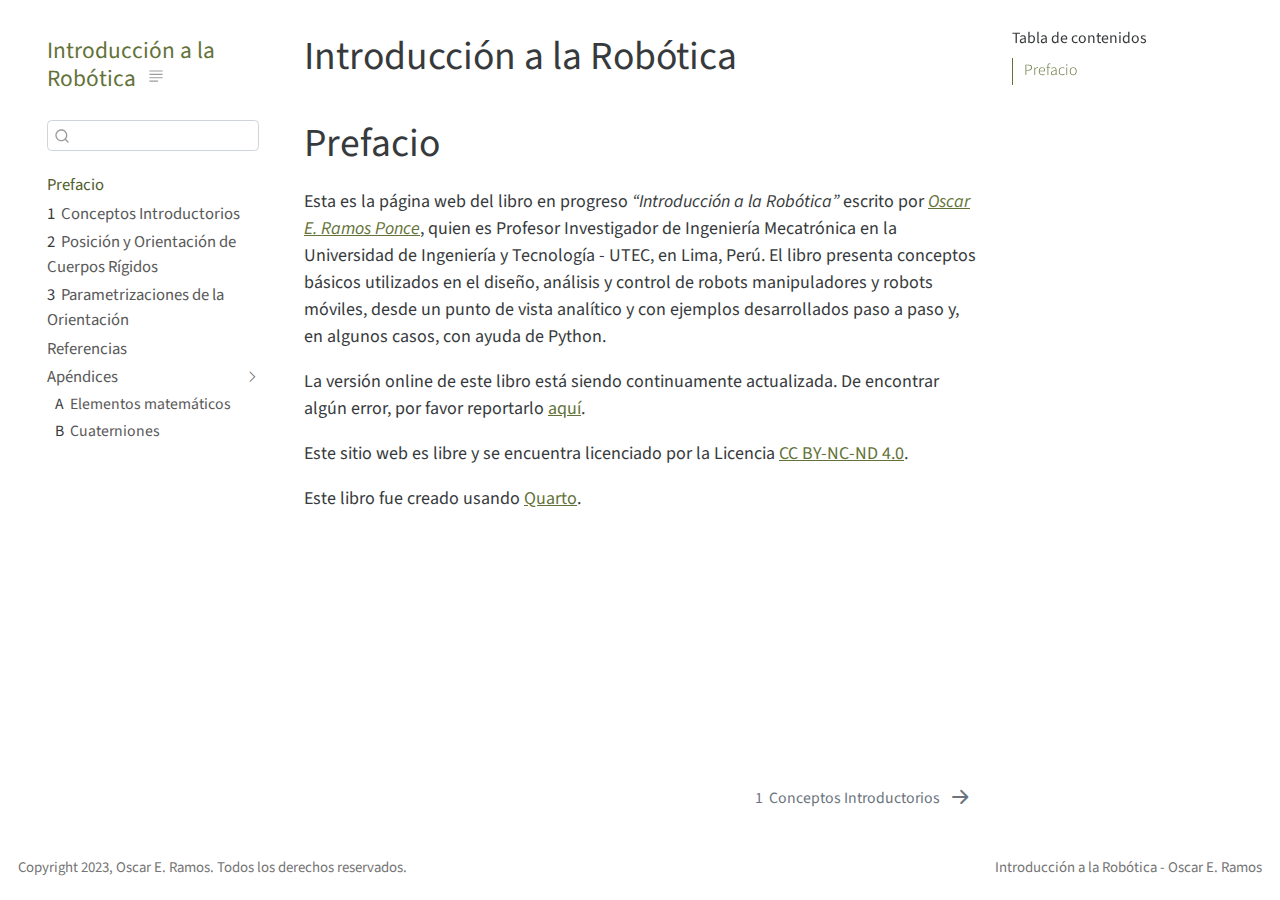
<file: index.html>
<!DOCTYPE html>
<html xmlns="http://www.w3.org/1999/xhtml" lang="en" xml:lang="en"><head>

<meta charset="utf-8">
<meta name="generator" content="quarto-1.2.313">

<meta name="viewport" content="width=device-width, initial-scale=1.0, user-scalable=yes">

<meta name="author" content="Oscar E. Ramos Ponce">

<title>Introducción a la Robótica</title>
<style>
code{white-space: pre-wrap;}
span.smallcaps{font-variant: small-caps;}
div.columns{display: flex; gap: min(4vw, 1.5em);}
div.column{flex: auto; overflow-x: auto;}
div.hanging-indent{margin-left: 1.5em; text-indent: -1.5em;}
ul.task-list{list-style: none;}
ul.task-list li input[type="checkbox"] {
  width: 0.8em;
  margin: 0 0.8em 0.2em -1.6em;
  vertical-align: middle;
}
</style>


<script src="site_libs/quarto-nav/quarto-nav.js"></script>
<script src="site_libs/quarto-nav/headroom.min.js"></script>
<script src="site_libs/clipboard/clipboard.min.js"></script>
<script src="site_libs/quarto-search/autocomplete.umd.js"></script>
<script src="site_libs/quarto-search/fuse.min.js"></script>
<script src="site_libs/quarto-search/quarto-search.js"></script>
<meta name="quarto:offset" content="./">
<link href="./conceptos_introductorios.html" rel="next">
<script src="site_libs/quarto-html/quarto.js"></script>
<script src="site_libs/quarto-html/popper.min.js"></script>
<script src="site_libs/quarto-html/tippy.umd.min.js"></script>
<script src="site_libs/quarto-html/anchor.min.js"></script>
<link href="site_libs/quarto-html/tippy.css" rel="stylesheet">
<link href="site_libs/quarto-html/quarto-syntax-highlighting.css" rel="stylesheet" id="quarto-text-highlighting-styles">
<script src="site_libs/bootstrap/bootstrap.min.js"></script>
<link href="site_libs/bootstrap/bootstrap-icons.css" rel="stylesheet">
<link href="site_libs/bootstrap/bootstrap.min.css" rel="stylesheet" id="quarto-bootstrap" data-mode="light">
<script id="quarto-search-options" type="application/json">{
  "location": "sidebar",
  "copy-button": false,
  "collapse-after": 3,
  "panel-placement": "start",
  "type": "textbox",
  "limit": 20,
  "language": {
    "search-no-results-text": "Sin resultados",
    "search-matching-documents-text": "documentos encontrados",
    "search-copy-link-title": "Copiar el enlace en la búsqueda",
    "search-hide-matches-text": "Ocultar resultados adicionales",
    "search-more-match-text": "resultado adicional en este documento",
    "search-more-matches-text": "resultados adicionales en este documento",
    "search-clear-button-title": "Borrar",
    "search-detached-cancel-button-title": "Cancelar",
    "search-submit-button-title": "Enviar"
  }
}</script>


</head>

<body class="nav-sidebar floating">

<div id="quarto-search-results"></div>
  <header id="quarto-header" class="headroom fixed-top">
  <nav class="quarto-secondary-nav" data-bs-toggle="collapse" data-bs-target="#quarto-sidebar" aria-controls="quarto-sidebar" aria-expanded="false" aria-label="Toggle sidebar navigation" onclick="if (window.quartoToggleHeadroom) { window.quartoToggleHeadroom(); }">
    <div class="container-fluid d-flex justify-content-between">
      <h1 class="quarto-secondary-nav-title">Introducción a la Robótica</h1>
      <button type="button" class="quarto-btn-toggle btn" aria-label="Show secondary navigation">
        <i class="bi bi-chevron-right"></i>
      </button>
    </div>
  </nav>
</header>
<!-- content -->
<div id="quarto-content" class="quarto-container page-columns page-rows-contents page-layout-article">
<!-- sidebar -->
  <nav id="quarto-sidebar" class="sidebar collapse sidebar-navigation floating overflow-auto">
    <div class="pt-lg-2 mt-2 text-left sidebar-header">
    <div class="sidebar-title mb-0 py-0">
      <a href="./">Introducción a la Robótica</a> 
        <div class="sidebar-tools-main">
  <a href="" class="quarto-reader-toggle sidebar-tool" onclick="window.quartoToggleReader(); return false;" title="Toggle reader mode">
  <div class="quarto-reader-toggle-btn">
  <i class="bi"></i>
  </div>
</a>
</div>
    </div>
      </div>
      <div class="mt-2 flex-shrink-0 align-items-center">
        <div class="sidebar-search">
        <div id="quarto-search" class="" title="Search"></div>
        </div>
      </div>
    <div class="sidebar-menu-container"> 
    <ul class="list-unstyled mt-1">
        <li class="sidebar-item">
  <div class="sidebar-item-container"> 
  <a href="./index.html" class="sidebar-item-text sidebar-link active">Prefacio</a>
  </div>
</li>
        <li class="sidebar-item">
  <div class="sidebar-item-container"> 
  <a href="./conceptos_introductorios.html" class="sidebar-item-text sidebar-link"><span class="chapter-number">1</span>&nbsp; <span class="chapter-title">Conceptos Introductorios</span></a>
  </div>
</li>
        <li class="sidebar-item">
  <div class="sidebar-item-container"> 
  <a href="./cr_posicion_orientacion.html" class="sidebar-item-text sidebar-link"><span class="chapter-number">2</span>&nbsp; <span class="chapter-title">Posición y Orientación de Cuerpos Rígidos</span></a>
  </div>
</li>
        <li class="sidebar-item">
  <div class="sidebar-item-container"> 
  <a href="./cr_parametrizaciones_orientacion.html" class="sidebar-item-text sidebar-link"><span class="chapter-number">3</span>&nbsp; <span class="chapter-title">Parametrizaciones de la Orientación</span></a>
  </div>
</li>
        <li class="sidebar-item">
  <div class="sidebar-item-container"> 
  <a href="./referencias.html" class="sidebar-item-text sidebar-link">Referencias</a>
  </div>
</li>
        <li class="sidebar-item sidebar-item-section">
      <div class="sidebar-item-container"> 
            <a class="sidebar-item-text sidebar-link text-start" data-bs-toggle="collapse" data-bs-target="#quarto-sidebar-section-1" aria-expanded="true">Apéndices</a>
          <a class="sidebar-item-toggle text-start" data-bs-toggle="collapse" data-bs-target="#quarto-sidebar-section-1" aria-expanded="true">
            <i class="bi bi-chevron-right ms-2"></i>
          </a> 
      </div>
      <ul id="quarto-sidebar-section-1" class="collapse list-unstyled sidebar-section depth1 show">  
          <li class="sidebar-item">
  <div class="sidebar-item-container"> 
  <a href="./ap_elementos_matematicos.html" class="sidebar-item-text sidebar-link"><span class="chapter-number">A</span>&nbsp; <span class="chapter-title">Elementos matemáticos</span></a>
  </div>
</li>
          <li class="sidebar-item">
  <div class="sidebar-item-container"> 
  <a href="./ap_cuaterniones.html" class="sidebar-item-text sidebar-link"><span class="chapter-number">B</span>&nbsp; <span class="chapter-title">Cuaterniones</span></a>
  </div>
</li>
      </ul>
  </li>
    </ul>
    </div>
</nav>
<!-- margin-sidebar -->
    <div id="quarto-margin-sidebar" class="sidebar margin-sidebar">
        <nav id="TOC" role="doc-toc" class="toc-active">
    <h2 id="toc-title">Tabla de contenidos</h2>
   
  <ul>
  <li><a href="#prefacio" id="toc-prefacio" class="nav-link active" data-scroll-target="#prefacio">Prefacio</a></li>
  </ul>
</nav>
    </div>
<!-- main -->
<main class="content" id="quarto-document-content">

<header id="title-block-header" class="quarto-title-block default">
<div class="quarto-title">
<h1 class="title d-none d-lg-block">Introducción a la Robótica</h1>
</div>



<div class="quarto-title-meta">

    
  
    
  </div>
  

</header>

<section id="prefacio" class="level1 unnumbered">
<h1 class="unnumbered">Prefacio</h1>
<p>Esta es la página web del libro en progreso <em>“Introducción a la Robótica”</em> escrito por <a href="https://profesores.utec.edu.pe/oramos"><em>Oscar E. Ramos Ponce</em></a>, quien es Profesor Investigador de Ingeniería Mecatrónica en la Universidad de Ingeniería y Tecnología - UTEC, en Lima, Perú. El libro presenta conceptos básicos utilizados en el diseño, análisis y control de robots manipuladores y robots móviles, desde un punto de vista analítico y con ejemplos desarrollados paso a paso y, en algunos casos, con ayuda de Python.</p>
<p>La versión online de este libro está siendo continuamente actualizada. De encontrar algún error, por favor reportarlo <a href="mailto:oramos@utec.edu.pe">aquí</a>.</p>
<p>Este sitio web es libre y se encuentra licenciado por la Licencia <a href="https://creativecommons.org/licenses/by-nc-nd/4.0/">CC BY-NC-ND 4.0</a>.</p>
<p>Este libro fue creado usando <a href="https://quarto.org/">Quarto</a>.</p>
<!-- ## Agradecimientos {.unnumbered}
 -->


</section>

</main> <!-- /main -->
<script id="quarto-html-after-body" type="application/javascript">
window.document.addEventListener("DOMContentLoaded", function (event) {
  const toggleBodyColorMode = (bsSheetEl) => {
    const mode = bsSheetEl.getAttribute("data-mode");
    const bodyEl = window.document.querySelector("body");
    if (mode === "dark") {
      bodyEl.classList.add("quarto-dark");
      bodyEl.classList.remove("quarto-light");
    } else {
      bodyEl.classList.add("quarto-light");
      bodyEl.classList.remove("quarto-dark");
    }
  }
  const toggleBodyColorPrimary = () => {
    const bsSheetEl = window.document.querySelector("link#quarto-bootstrap");
    if (bsSheetEl) {
      toggleBodyColorMode(bsSheetEl);
    }
  }
  toggleBodyColorPrimary();  
  const icon = "";
  const anchorJS = new window.AnchorJS();
  anchorJS.options = {
    placement: 'right',
    icon: icon
  };
  anchorJS.add('.anchored');
  const clipboard = new window.ClipboardJS('.code-copy-button', {
    target: function(trigger) {
      return trigger.previousElementSibling;
    }
  });
  clipboard.on('success', function(e) {
    // button target
    const button = e.trigger;
    // don't keep focus
    button.blur();
    // flash "checked"
    button.classList.add('code-copy-button-checked');
    var currentTitle = button.getAttribute("title");
    button.setAttribute("title", "Copiado");
    let tooltip;
    if (window.bootstrap) {
      button.setAttribute("data-bs-toggle", "tooltip");
      button.setAttribute("data-bs-placement", "left");
      button.setAttribute("data-bs-title", "Copiado");
      tooltip = new bootstrap.Tooltip(button, 
        { trigger: "manual", 
          customClass: "code-copy-button-tooltip",
          offset: [0, -8]});
      tooltip.show();    
    }
    setTimeout(function() {
      if (tooltip) {
        tooltip.hide();
        button.removeAttribute("data-bs-title");
        button.removeAttribute("data-bs-toggle");
        button.removeAttribute("data-bs-placement");
      }
      button.setAttribute("title", currentTitle);
      button.classList.remove('code-copy-button-checked');
    }, 1000);
    // clear code selection
    e.clearSelection();
  });
  function tippyHover(el, contentFn) {
    const config = {
      allowHTML: true,
      content: contentFn,
      maxWidth: 500,
      delay: 100,
      arrow: false,
      appendTo: function(el) {
          return el.parentElement;
      },
      interactive: true,
      interactiveBorder: 10,
      theme: 'quarto',
      placement: 'bottom-start'
    };
    window.tippy(el, config); 
  }
  const noterefs = window.document.querySelectorAll('a[role="doc-noteref"]');
  for (var i=0; i<noterefs.length; i++) {
    const ref = noterefs[i];
    tippyHover(ref, function() {
      // use id or data attribute instead here
      let href = ref.getAttribute('data-footnote-href') || ref.getAttribute('href');
      try { href = new URL(href).hash; } catch {}
      const id = href.replace(/^#\/?/, "");
      const note = window.document.getElementById(id);
      return note.innerHTML;
    });
  }
  const findCites = (el) => {
    const parentEl = el.parentElement;
    if (parentEl) {
      const cites = parentEl.dataset.cites;
      if (cites) {
        return {
          el,
          cites: cites.split(' ')
        };
      } else {
        return findCites(el.parentElement)
      }
    } else {
      return undefined;
    }
  };
  var bibliorefs = window.document.querySelectorAll('a[role="doc-biblioref"]');
  for (var i=0; i<bibliorefs.length; i++) {
    const ref = bibliorefs[i];
    const citeInfo = findCites(ref);
    if (citeInfo) {
      tippyHover(citeInfo.el, function() {
        var popup = window.document.createElement('div');
        citeInfo.cites.forEach(function(cite) {
          var citeDiv = window.document.createElement('div');
          citeDiv.classList.add('hanging-indent');
          citeDiv.classList.add('csl-entry');
          var biblioDiv = window.document.getElementById('ref-' + cite);
          if (biblioDiv) {
            citeDiv.innerHTML = biblioDiv.innerHTML;
          }
          popup.appendChild(citeDiv);
        });
        return popup.innerHTML;
      });
    }
  }
});
</script>
<nav class="page-navigation">
  <div class="nav-page nav-page-previous">
  </div>
  <div class="nav-page nav-page-next">
      <a href="./conceptos_introductorios.html" class="pagination-link">
        <span class="nav-page-text"><span class="chapter-number">1</span>&nbsp; <span class="chapter-title">Conceptos Introductorios</span></span> <i class="bi bi-arrow-right-short"></i>
      </a>
  </div>
</nav>
</div> <!-- /content -->
<footer class="footer">
  <div class="nav-footer">
    <div class="nav-footer-left">Copyright 2023, Oscar E. Ramos. Todos los derechos reservados.</div>   
    <div class="nav-footer-right">Introducción a la Robótica - Oscar E. Ramos</div>
  </div>
</footer>



</body></html>
</file>
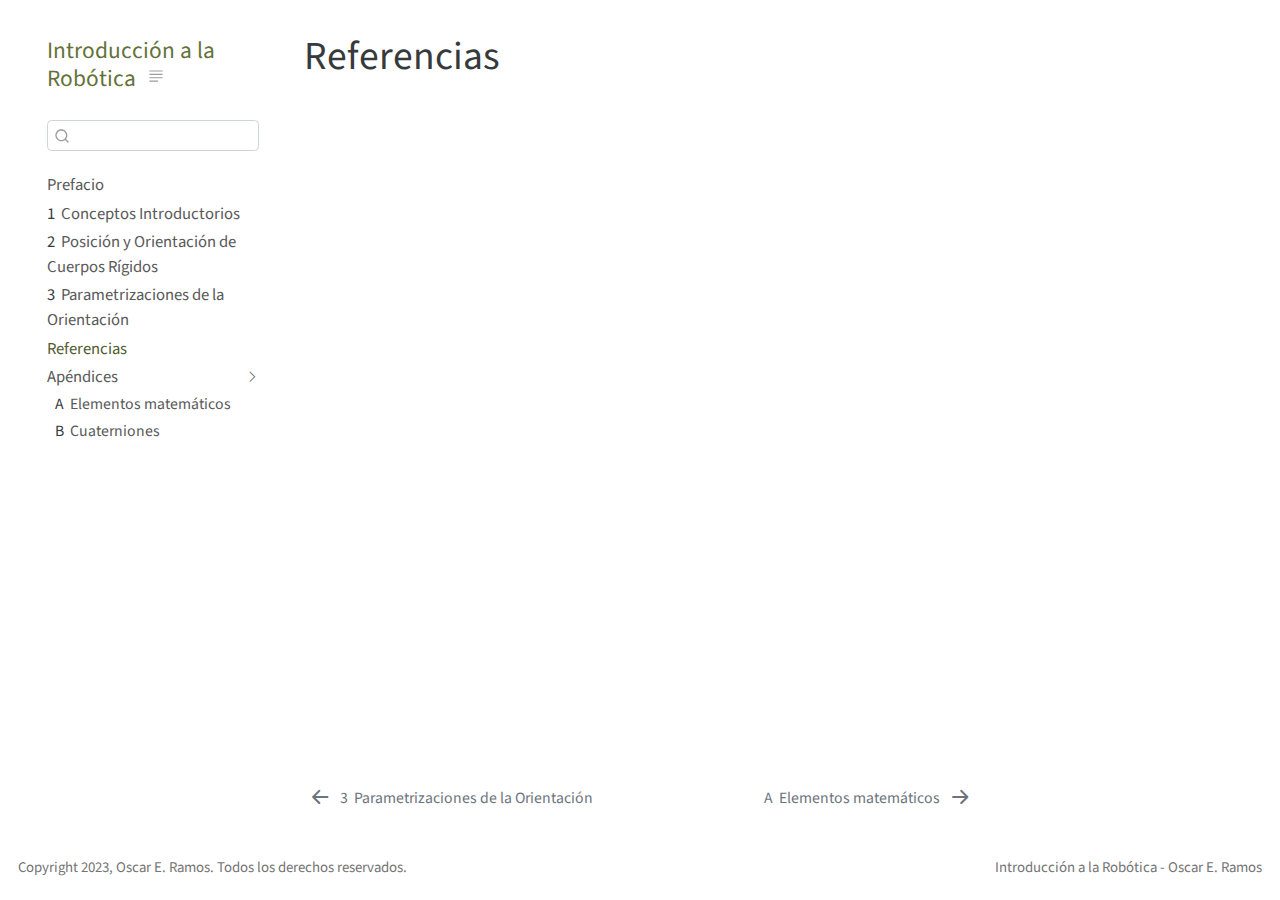
<file: referencias.html>
<!DOCTYPE html>
<html xmlns="http://www.w3.org/1999/xhtml" lang="en" xml:lang="en"><head>

<meta charset="utf-8">
<meta name="generator" content="quarto-1.2.313">

<meta name="viewport" content="width=device-width, initial-scale=1.0, user-scalable=yes">

<meta name="author" content="Oscar E. Ramos Ponce">

<title>Introducción a la Robótica - Referencias</title>
<style>
code{white-space: pre-wrap;}
span.smallcaps{font-variant: small-caps;}
div.columns{display: flex; gap: min(4vw, 1.5em);}
div.column{flex: auto; overflow-x: auto;}
div.hanging-indent{margin-left: 1.5em; text-indent: -1.5em;}
ul.task-list{list-style: none;}
ul.task-list li input[type="checkbox"] {
  width: 0.8em;
  margin: 0 0.8em 0.2em -1.6em;
  vertical-align: middle;
}
div.csl-bib-body { }
div.csl-entry {
  clear: both;
}
.hanging div.csl-entry {
  margin-left:2em;
  text-indent:-2em;
}
div.csl-left-margin {
  min-width:2em;
  float:left;
}
div.csl-right-inline {
  margin-left:2em;
  padding-left:1em;
}
div.csl-indent {
  margin-left: 2em;
}
</style>


<script src="site_libs/quarto-nav/quarto-nav.js"></script>
<script src="site_libs/quarto-nav/headroom.min.js"></script>
<script src="site_libs/clipboard/clipboard.min.js"></script>
<script src="site_libs/quarto-search/autocomplete.umd.js"></script>
<script src="site_libs/quarto-search/fuse.min.js"></script>
<script src="site_libs/quarto-search/quarto-search.js"></script>
<meta name="quarto:offset" content="./">
<link href="./ap_elementos_matematicos.html" rel="next">
<link href="./cr_parametrizaciones_orientacion.html" rel="prev">
<script src="site_libs/quarto-html/quarto.js"></script>
<script src="site_libs/quarto-html/popper.min.js"></script>
<script src="site_libs/quarto-html/tippy.umd.min.js"></script>
<script src="site_libs/quarto-html/anchor.min.js"></script>
<link href="site_libs/quarto-html/tippy.css" rel="stylesheet">
<link href="site_libs/quarto-html/quarto-syntax-highlighting.css" rel="stylesheet" id="quarto-text-highlighting-styles">
<script src="site_libs/bootstrap/bootstrap.min.js"></script>
<link href="site_libs/bootstrap/bootstrap-icons.css" rel="stylesheet">
<link href="site_libs/bootstrap/bootstrap.min.css" rel="stylesheet" id="quarto-bootstrap" data-mode="light">
<script id="quarto-search-options" type="application/json">{
  "location": "sidebar",
  "copy-button": false,
  "collapse-after": 3,
  "panel-placement": "start",
  "type": "textbox",
  "limit": 20,
  "language": {
    "search-no-results-text": "Sin resultados",
    "search-matching-documents-text": "documentos encontrados",
    "search-copy-link-title": "Copiar el enlace en la búsqueda",
    "search-hide-matches-text": "Ocultar resultados adicionales",
    "search-more-match-text": "resultado adicional en este documento",
    "search-more-matches-text": "resultados adicionales en este documento",
    "search-clear-button-title": "Borrar",
    "search-detached-cancel-button-title": "Cancelar",
    "search-submit-button-title": "Enviar"
  }
}</script>


</head>

<body class="nav-sidebar floating">

<div id="quarto-search-results"></div>
  <header id="quarto-header" class="headroom fixed-top">
  <nav class="quarto-secondary-nav" data-bs-toggle="collapse" data-bs-target="#quarto-sidebar" aria-controls="quarto-sidebar" aria-expanded="false" aria-label="Toggle sidebar navigation" onclick="if (window.quartoToggleHeadroom) { window.quartoToggleHeadroom(); }">
    <div class="container-fluid d-flex justify-content-between">
      <h1 class="quarto-secondary-nav-title">Referencias</h1>
      <button type="button" class="quarto-btn-toggle btn" aria-label="Show secondary navigation">
        <i class="bi bi-chevron-right"></i>
      </button>
    </div>
  </nav>
</header>
<!-- content -->
<div id="quarto-content" class="quarto-container page-columns page-rows-contents page-layout-article">
<!-- sidebar -->
  <nav id="quarto-sidebar" class="sidebar collapse sidebar-navigation floating overflow-auto">
    <div class="pt-lg-2 mt-2 text-left sidebar-header">
    <div class="sidebar-title mb-0 py-0">
      <a href="./">Introducción a la Robótica</a> 
        <div class="sidebar-tools-main">
  <a href="" class="quarto-reader-toggle sidebar-tool" onclick="window.quartoToggleReader(); return false;" title="Toggle reader mode">
  <div class="quarto-reader-toggle-btn">
  <i class="bi"></i>
  </div>
</a>
</div>
    </div>
      </div>
      <div class="mt-2 flex-shrink-0 align-items-center">
        <div class="sidebar-search">
        <div id="quarto-search" class="" title="Search"></div>
        </div>
      </div>
    <div class="sidebar-menu-container"> 
    <ul class="list-unstyled mt-1">
        <li class="sidebar-item">
  <div class="sidebar-item-container"> 
  <a href="./index.html" class="sidebar-item-text sidebar-link">Prefacio</a>
  </div>
</li>
        <li class="sidebar-item">
  <div class="sidebar-item-container"> 
  <a href="./conceptos_introductorios.html" class="sidebar-item-text sidebar-link"><span class="chapter-number">1</span>&nbsp; <span class="chapter-title">Conceptos Introductorios</span></a>
  </div>
</li>
        <li class="sidebar-item">
  <div class="sidebar-item-container"> 
  <a href="./cr_posicion_orientacion.html" class="sidebar-item-text sidebar-link"><span class="chapter-number">2</span>&nbsp; <span class="chapter-title">Posición y Orientación de Cuerpos Rígidos</span></a>
  </div>
</li>
        <li class="sidebar-item">
  <div class="sidebar-item-container"> 
  <a href="./cr_parametrizaciones_orientacion.html" class="sidebar-item-text sidebar-link"><span class="chapter-number">3</span>&nbsp; <span class="chapter-title">Parametrizaciones de la Orientación</span></a>
  </div>
</li>
        <li class="sidebar-item">
  <div class="sidebar-item-container"> 
  <a href="./referencias.html" class="sidebar-item-text sidebar-link active">Referencias</a>
  </div>
</li>
        <li class="sidebar-item sidebar-item-section">
      <div class="sidebar-item-container"> 
            <a class="sidebar-item-text sidebar-link text-start" data-bs-toggle="collapse" data-bs-target="#quarto-sidebar-section-1" aria-expanded="true">Apéndices</a>
          <a class="sidebar-item-toggle text-start" data-bs-toggle="collapse" data-bs-target="#quarto-sidebar-section-1" aria-expanded="true">
            <i class="bi bi-chevron-right ms-2"></i>
          </a> 
      </div>
      <ul id="quarto-sidebar-section-1" class="collapse list-unstyled sidebar-section depth1 show">  
          <li class="sidebar-item">
  <div class="sidebar-item-container"> 
  <a href="./ap_elementos_matematicos.html" class="sidebar-item-text sidebar-link"><span class="chapter-number">A</span>&nbsp; <span class="chapter-title">Elementos matemáticos</span></a>
  </div>
</li>
          <li class="sidebar-item">
  <div class="sidebar-item-container"> 
  <a href="./ap_cuaterniones.html" class="sidebar-item-text sidebar-link"><span class="chapter-number">B</span>&nbsp; <span class="chapter-title">Cuaterniones</span></a>
  </div>
</li>
      </ul>
  </li>
    </ul>
    </div>
</nav>
<!-- margin-sidebar -->
    <div id="quarto-margin-sidebar" class="sidebar margin-sidebar">
        
    </div>
<!-- main -->
<main class="content" id="quarto-document-content">

<header id="title-block-header" class="quarto-title-block default">
<div class="quarto-title">
<h1 class="title d-none d-lg-block">Referencias</h1>
</div>



<div class="quarto-title-meta">

    
  
    
  </div>
  

</header>

<div id="refs" role="doc-bibliography" style="display: none">

</div>



</main> <!-- /main -->
<script id="quarto-html-after-body" type="application/javascript">
window.document.addEventListener("DOMContentLoaded", function (event) {
  const toggleBodyColorMode = (bsSheetEl) => {
    const mode = bsSheetEl.getAttribute("data-mode");
    const bodyEl = window.document.querySelector("body");
    if (mode === "dark") {
      bodyEl.classList.add("quarto-dark");
      bodyEl.classList.remove("quarto-light");
    } else {
      bodyEl.classList.add("quarto-light");
      bodyEl.classList.remove("quarto-dark");
    }
  }
  const toggleBodyColorPrimary = () => {
    const bsSheetEl = window.document.querySelector("link#quarto-bootstrap");
    if (bsSheetEl) {
      toggleBodyColorMode(bsSheetEl);
    }
  }
  toggleBodyColorPrimary();  
  const icon = "";
  const anchorJS = new window.AnchorJS();
  anchorJS.options = {
    placement: 'right',
    icon: icon
  };
  anchorJS.add('.anchored');
  const clipboard = new window.ClipboardJS('.code-copy-button', {
    target: function(trigger) {
      return trigger.previousElementSibling;
    }
  });
  clipboard.on('success', function(e) {
    // button target
    const button = e.trigger;
    // don't keep focus
    button.blur();
    // flash "checked"
    button.classList.add('code-copy-button-checked');
    var currentTitle = button.getAttribute("title");
    button.setAttribute("title", "Copiado");
    let tooltip;
    if (window.bootstrap) {
      button.setAttribute("data-bs-toggle", "tooltip");
      button.setAttribute("data-bs-placement", "left");
      button.setAttribute("data-bs-title", "Copiado");
      tooltip = new bootstrap.Tooltip(button, 
        { trigger: "manual", 
          customClass: "code-copy-button-tooltip",
          offset: [0, -8]});
      tooltip.show();    
    }
    setTimeout(function() {
      if (tooltip) {
        tooltip.hide();
        button.removeAttribute("data-bs-title");
        button.removeAttribute("data-bs-toggle");
        button.removeAttribute("data-bs-placement");
      }
      button.setAttribute("title", currentTitle);
      button.classList.remove('code-copy-button-checked');
    }, 1000);
    // clear code selection
    e.clearSelection();
  });
  function tippyHover(el, contentFn) {
    const config = {
      allowHTML: true,
      content: contentFn,
      maxWidth: 500,
      delay: 100,
      arrow: false,
      appendTo: function(el) {
          return el.parentElement;
      },
      interactive: true,
      interactiveBorder: 10,
      theme: 'quarto',
      placement: 'bottom-start'
    };
    window.tippy(el, config); 
  }
  const noterefs = window.document.querySelectorAll('a[role="doc-noteref"]');
  for (var i=0; i<noterefs.length; i++) {
    const ref = noterefs[i];
    tippyHover(ref, function() {
      // use id or data attribute instead here
      let href = ref.getAttribute('data-footnote-href') || ref.getAttribute('href');
      try { href = new URL(href).hash; } catch {}
      const id = href.replace(/^#\/?/, "");
      const note = window.document.getElementById(id);
      return note.innerHTML;
    });
  }
  const findCites = (el) => {
    const parentEl = el.parentElement;
    if (parentEl) {
      const cites = parentEl.dataset.cites;
      if (cites) {
        return {
          el,
          cites: cites.split(' ')
        };
      } else {
        return findCites(el.parentElement)
      }
    } else {
      return undefined;
    }
  };
  var bibliorefs = window.document.querySelectorAll('a[role="doc-biblioref"]');
  for (var i=0; i<bibliorefs.length; i++) {
    const ref = bibliorefs[i];
    const citeInfo = findCites(ref);
    if (citeInfo) {
      tippyHover(citeInfo.el, function() {
        var popup = window.document.createElement('div');
        citeInfo.cites.forEach(function(cite) {
          var citeDiv = window.document.createElement('div');
          citeDiv.classList.add('hanging-indent');
          citeDiv.classList.add('csl-entry');
          var biblioDiv = window.document.getElementById('ref-' + cite);
          if (biblioDiv) {
            citeDiv.innerHTML = biblioDiv.innerHTML;
          }
          popup.appendChild(citeDiv);
        });
        return popup.innerHTML;
      });
    }
  }
});
</script>
<nav class="page-navigation">
  <div class="nav-page nav-page-previous">
      <a href="./cr_parametrizaciones_orientacion.html" class="pagination-link">
        <i class="bi bi-arrow-left-short"></i> <span class="nav-page-text"><span class="chapter-number">3</span>&nbsp; <span class="chapter-title">Parametrizaciones de la Orientación</span></span>
      </a>          
  </div>
  <div class="nav-page nav-page-next">
      <a href="./ap_elementos_matematicos.html" class="pagination-link">
        <span class="nav-page-text"><span class="chapter-number">A</span>&nbsp; <span class="chapter-title">Elementos matemáticos</span></span> <i class="bi bi-arrow-right-short"></i>
      </a>
  </div>
</nav>
</div> <!-- /content -->
<footer class="footer">
  <div class="nav-footer">
    <div class="nav-footer-left">Copyright 2023, Oscar E. Ramos. Todos los derechos reservados.</div>   
    <div class="nav-footer-right">Introducción a la Robótica - Oscar E. Ramos</div>
  </div>
</footer>



</body></html>
</file>
<file: site_libs/quarto-html/tippy.css>
.tippy-box[data-animation=fade][data-state=hidden]{opacity:0}[data-tippy-root]{max-width:calc(100vw - 10px)}.tippy-box{position:relative;background-color:#333;color:#fff;border-radius:4px;font-size:14px;line-height:1.4;white-space:normal;outline:0;transition-property:transform,visibility,opacity}.tippy-box[data-placement^=top]>.tippy-arrow{bottom:0}.tippy-box[data-placement^=top]>.tippy-arrow:before{bottom:-7px;left:0;border-width:8px 8px 0;border-top-color:initial;transform-origin:center top}.tippy-box[data-placement^=bottom]>.tippy-arrow{top:0}.tippy-box[data-placement^=bottom]>.tippy-arrow:before{top:-7px;left:0;border-width:0 8px 8px;border-bottom-color:initial;transform-origin:center bottom}.tippy-box[data-placement^=left]>.tippy-arrow{right:0}.tippy-box[data-placement^=left]>.tippy-arrow:before{border-width:8px 0 8px 8px;border-left-color:initial;right:-7px;transform-origin:center left}.tippy-box[data-placement^=right]>.tippy-arrow{left:0}.tippy-box[data-placement^=right]>.tippy-arrow:before{left:-7px;border-width:8px 8px 8px 0;border-right-color:initial;transform-origin:center right}.tippy-box[data-inertia][data-state=visible]{transition-timing-function:cubic-bezier(.54,1.5,.38,1.11)}.tippy-arrow{width:16px;height:16px;color:#333}.tippy-arrow:before{content:"";position:absolute;border-color:transparent;border-style:solid}.tippy-content{position:relative;padding:5px 9px;z-index:1}
</file>
<file: site_libs/quarto-html/quarto-syntax-highlighting.css>
/* quarto syntax highlight colors */
:root {
  --quarto-hl-ot-color: #003B4F;
  --quarto-hl-at-color: #657422;
  --quarto-hl-ss-color: #20794D;
  --quarto-hl-an-color: #5E5E5E;
  --quarto-hl-fu-color: #4758AB;
  --quarto-hl-st-color: #20794D;
  --quarto-hl-cf-color: #003B4F;
  --quarto-hl-op-color: #5E5E5E;
  --quarto-hl-er-color: #AD0000;
  --quarto-hl-bn-color: #AD0000;
  --quarto-hl-al-color: #AD0000;
  --quarto-hl-va-color: #111111;
  --quarto-hl-bu-color: inherit;
  --quarto-hl-ex-color: inherit;
  --quarto-hl-pp-color: #AD0000;
  --quarto-hl-in-color: #5E5E5E;
  --quarto-hl-vs-color: #20794D;
  --quarto-hl-wa-color: #5E5E5E;
  --quarto-hl-do-color: #5E5E5E;
  --quarto-hl-im-color: #00769E;
  --quarto-hl-ch-color: #20794D;
  --quarto-hl-dt-color: #AD0000;
  --quarto-hl-fl-color: #AD0000;
  --quarto-hl-co-color: #5E5E5E;
  --quarto-hl-cv-color: #5E5E5E;
  --quarto-hl-cn-color: #8f5902;
  --quarto-hl-sc-color: #5E5E5E;
  --quarto-hl-dv-color: #AD0000;
  --quarto-hl-kw-color: #003B4F;
}

/* other quarto variables */
:root {
  --quarto-font-monospace: SFMono-Regular, Menlo, Monaco, Consolas, "Liberation Mono", "Courier New", monospace;
}

pre > code.sourceCode > span {
  color: #003B4F;
}

code span {
  color: #003B4F;
}

code.sourceCode > span {
  color: #003B4F;
}

div.sourceCode,
div.sourceCode pre.sourceCode {
  color: #003B4F;
}

code span.ot {
  color: #003B4F;
}

code span.at {
  color: #657422;
}

code span.ss {
  color: #20794D;
}

code span.an {
  color: #5E5E5E;
}

code span.fu {
  color: #4758AB;
}

code span.st {
  color: #20794D;
}

code span.cf {
  color: #003B4F;
}

code span.op {
  color: #5E5E5E;
}

code span.er {
  color: #AD0000;
}

code span.bn {
  color: #AD0000;
}

code span.al {
  color: #AD0000;
}

code span.va {
  color: #111111;
}

code span.pp {
  color: #AD0000;
}

code span.in {
  color: #5E5E5E;
}

code span.vs {
  color: #20794D;
}

code span.wa {
  color: #5E5E5E;
  font-style: italic;
}

code span.do {
  color: #5E5E5E;
  font-style: italic;
}

code span.im {
  color: #00769E;
}

code span.ch {
  color: #20794D;
}

code span.dt {
  color: #AD0000;
}

code span.fl {
  color: #AD0000;
}

code span.co {
  color: #5E5E5E;
}

code span.cv {
  color: #5E5E5E;
  font-style: italic;
}

code span.cn {
  color: #8f5902;
}

code span.sc {
  color: #5E5E5E;
}

code span.dv {
  color: #AD0000;
}

code span.kw {
  color: #003B4F;
}

.prevent-inlining {
  content: "</";
}

/*# sourceMappingURL=debc5d5d77c3f9108843748ff7464032.css.map */
</file>
